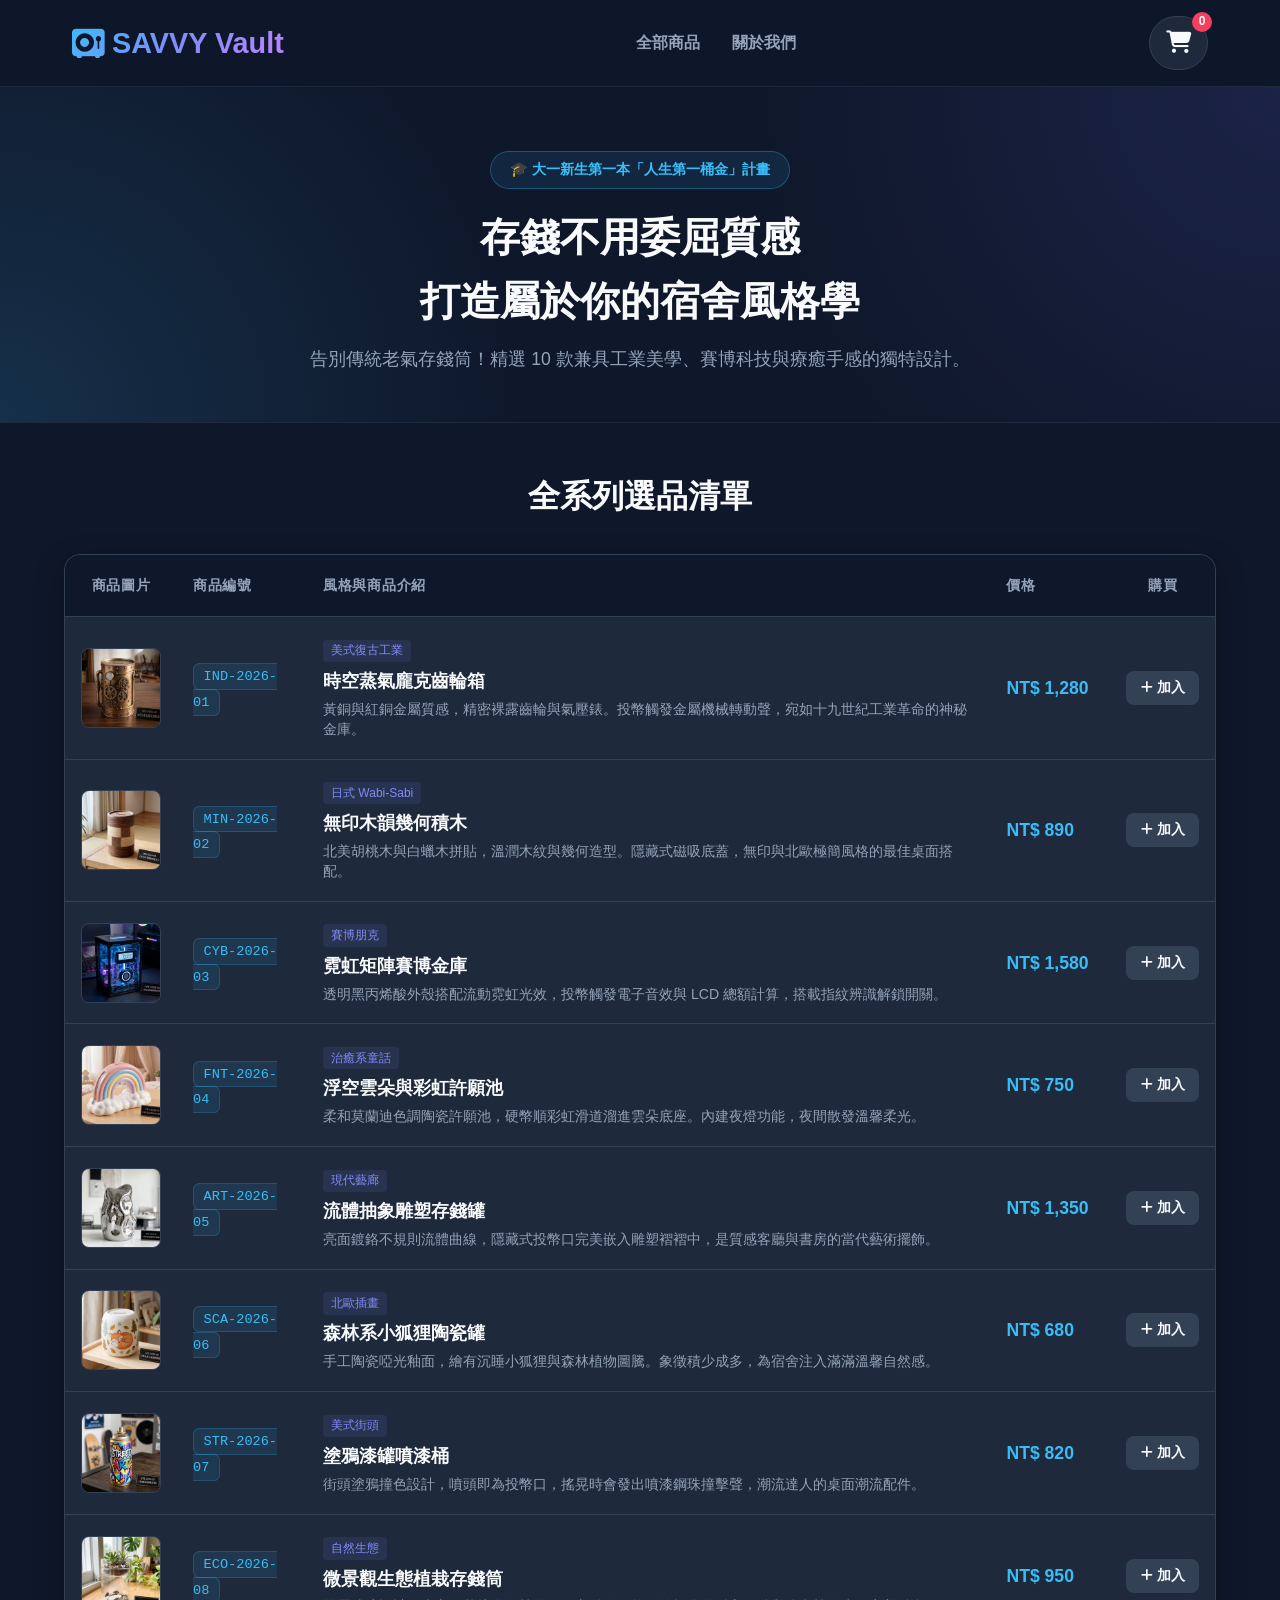
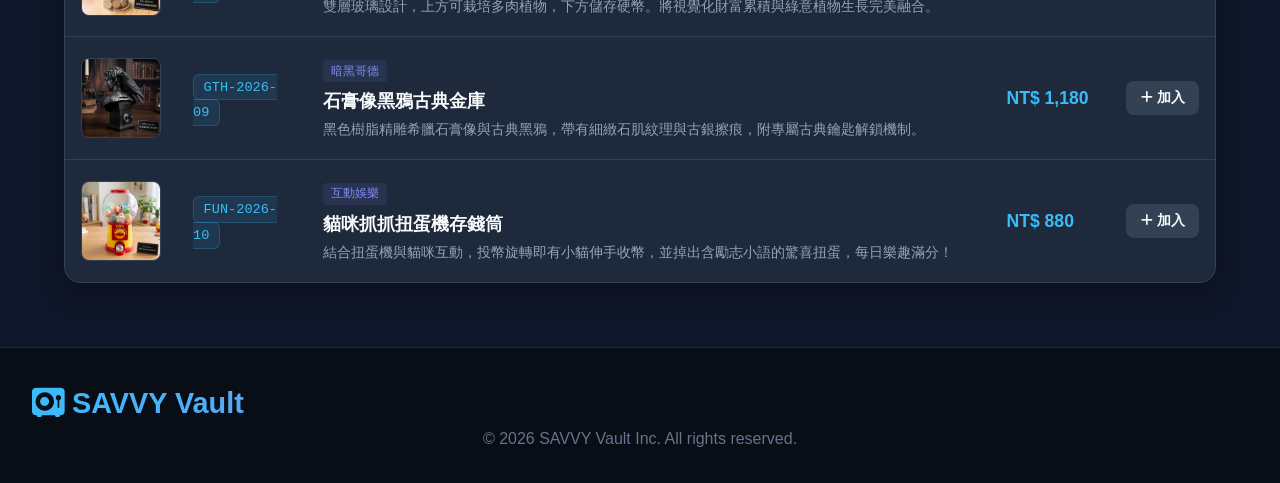
<file: bbcom/index.html>
<!DOCTYPE html>
<html lang="zh-TW">
<head>
    <meta charset="UTF-8">
    <meta name="viewport" content="width=device-width, initial-scale=1.0">
    <title>SAVVY Vault | 大一新生的風格金庫選物所</title>
    <link rel="stylesheet" href="style.css">
    <link rel="stylesheet" href="https://cdnjs.cloudflare.com/ajax/libs/font-awesome/6.4.0/css/all.min.css">
</head>
<body>

    <!-- Header Navigation -->
    <header>
        <div class="nav-container">
            <a href="#" class="logo">
                <i class="fa-solid fa-vault"></i> SAVVY Vault
            </a>
            <ul class="nav-links">
                <li><a href="#products">全部商品</a></li>
                <li><a href="#about">關於我們</a></li>
            </ul>
            <div class="cart-icon">
                <i class="fa-solid fa-cart-shopping"></i>
                <span class="cart-badge">0</span>
            </div>
        </div>
    </header>

    <!-- Hero Section -->
    <section class="hero">
        <div class="hero-content">
            <span class="hero-tag">🎓 大一新生第一本「人生第一桶金」計畫</span>
            <h1>存錢不用委屈質感<br>打造屬於你的宿舍風格學</h1>
            <p>告別傳統老氣存錢筒！精選 10 款兼具工業美學、賽博科技與療癒手感的獨特設計。</p>
        </div>
    </section>

    <!-- Products Table Section -->
    <section class="products-section" id="products">
        <h2 class="section-title">全系列選品清單</h2>
        
        <div class="table-container">
            <table class="product-table">
                <thead>
                    <tr>
                        <th class="col-img">商品圖片</th>
                        <th class="col-code">商品編號</th>
                        <th class="col-info">風格與商品介紹</th>
                        <th class="col-price">價格</th>
                        <th class="col-action">購買</th>
                    </tr>
                </thead>
                <tbody>
                    <!-- Item 01 -->
                    <tr>
                        <td class="col-img">
                            <img src="images/01.jpg" alt="時空蒸氣龐克齒輪箱" class="table-thumb">
                        </td>
                        <td class="col-code">
                            <span class="code-tag">IND-2026-01</span>
                        </td>
                        <td class="col-info">
                            <span class="badge">美式復古工業</span>
                            <h3 class="table-title">時空蒸氣龐克齒輪箱</h3>
                            <p class="table-desc">黃銅與紅銅金屬質感，精密裸露齒輪與氣壓錶。投幣觸發金屬機械轉動聲，宛如十九世紀工業革命的神秘金庫。</p>
                        </td>
                        <td class="col-price">NT$ 1,280</td>
                        <td class="col-action">
                            <button class="add-to-cart-btn"><i class="fa-solid fa-plus"></i> 加入</button>
                        </td>
                    </tr>

                    <!-- Item 02 -->
                    <tr>
                        <td class="col-img">
                            <img src="images/02.jpg" alt="無印木韻幾何積木" class="table-thumb">
                        </td>
                        <td class="col-code">
                            <span class="code-tag">MIN-2026-02</span>
                        </td>
                        <td class="col-info">
                            <span class="badge">日式 Wabi-Sabi</span>
                            <h3 class="table-title">無印木韻幾何積木</h3>
                            <p class="table-desc">北美胡桃木與白蠟木拼貼，溫潤木紋與幾何造型。隱藏式磁吸底蓋，無印與北歐極簡風格的最佳桌面搭配。</p>
                        </td>
                        <td class="col-price">NT$ 890</td>
                        <td class="col-action">
                            <button class="add-to-cart-btn"><i class="fa-solid fa-plus"></i> 加入</button>
                        </td>
                    </tr>

                    <!-- Item 03 -->
                    <tr>
                        <td class="col-img">
                            <img src="images/03.jpg" alt="霓虹矩陣賽博金庫" class="table-thumb">
                        </td>
                        <td class="col-code">
                            <span class="code-tag">CYB-2026-03</span>
                        </td>
                        <td class="col-info">
                            <span class="badge">賽博朋克</span>
                            <h3 class="table-title">霓虹矩陣賽博金庫</h3>
                            <p class="table-desc">透明黑丙烯酸外殼搭配流動霓虹光效，投幣觸發電子音效與 LCD 總額計算，搭載指紋辨識解鎖開關。</p>
                        </td>
                        <td class="col-price">NT$ 1,580</td>
                        <td class="col-action">
                            <button class="add-to-cart-btn"><i class="fa-solid fa-plus"></i> 加入</button>
                        </td>
                    </tr>

                    <!-- Item 04 -->
                    <tr>
                        <td class="col-img">
                            <img src="images/04.jpg" alt="浮空雲朵與彩虹許願池" class="table-thumb">
                        </td>
                        <td class="col-code">
                            <span class="code-tag">FNT-2026-04</span>
                        </td>
                        <td class="col-info">
                            <span class="badge">治癒系童話</span>
                            <h3 class="table-title">浮空雲朵與彩虹許願池</h3>
                            <p class="table-desc">柔和莫蘭迪色調陶瓷許願池，硬幣順彩虹滑道溜進雲朵底座。內建夜燈功能，夜間散發溫馨柔光。</p>
                        </td>
                        <td class="col-price">NT$ 750</td>
                        <td class="col-action">
                            <button class="add-to-cart-btn"><i class="fa-solid fa-plus"></i> 加入</button>
                        </td>
                    </tr>

                    <!-- Item 05 -->
                    <tr>
                        <td class="col-img">
                            <img src="images/05.jpg" alt="流體抽象雕塑存錢罐" class="table-thumb">
                        </td>
                        <td class="col-code">
                            <span class="code-tag">ART-2026-05</span>
                        </td>
                        <td class="col-info">
                            <span class="badge">現代藝廊</span>
                            <h3 class="table-title">流體抽象雕塑存錢罐</h3>
                            <p class="table-desc">亮面鍍鉻不規則流體曲線，隱藏式投幣口完美嵌入雕塑褶褶中，是質感客廳與書房的當代藝術擺飾。</p>
                        </td>
                        <td class="col-price">NT$ 1,350</td>
                        <td class="col-action">
                            <button class="add-to-cart-btn"><i class="fa-solid fa-plus"></i> 加入</button>
                        </td>
                    </tr>

                    <!-- Item 06 -->
                    <tr>
                        <td class="col-img">
                            <img src="images/06.jpg" alt="森林系小狐狸陶瓷罐" class="table-thumb">
                        </td>
                        <td class="col-code">
                            <span class="code-tag">SCA-2026-06</span>
                        </td>
                        <td class="col-info">
                            <span class="badge">北歐插畫</span>
                            <h3 class="table-title">森林系小狐狸陶瓷罐</h3>
                            <p class="table-desc">手工陶瓷啞光釉面，繪有沉睡小狐狸與森林植物圖騰。象徵積少成多，為宿舍注入滿滿溫馨自然感。</p>
                        </td>
                        <td class="col-price">NT$ 680</td>
                        <td class="col-action">
                            <button class="add-to-cart-btn"><i class="fa-solid fa-plus"></i> 加入</button>
                        </td>
                    </tr>

                    <!-- Item 07 -->
                    <tr>
                        <td class="col-img">
                            <img src="images/07.jpg" alt="塗鴉漆罐噴漆桶" class="table-thumb">
                        </td>
                        <td class="col-code">
                            <span class="code-tag">STR-2026-07</span>
                        </td>
                        <td class="col-info">
                            <span class="badge">美式街頭</span>
                            <h3 class="table-title">塗鴉漆罐噴漆桶</h3>
                            <p class="table-desc">街頭塗鴉撞色設計，噴頭即為投幣口，搖晃時會發出噴漆鋼珠撞擊聲，潮流達人的桌面潮流配件。</p>
                        </td>
                        <td class="col-price">NT$ 820</td>
                        <td class="col-action">
                            <button class="add-to-cart-btn"><i class="fa-solid fa-plus"></i> 加入</button>
                        </td>
                    </tr>

                    <!-- Item 08 -->
                    <tr>
                        <td class="col-img">
                            <img src="images/08.jpg" alt="微景觀生態植栽存錢筒" class="table-thumb">
                        </td>
                        <td class="col-code">
                            <span class="code-tag">ECO-2026-08</span>
                        </td>
                        <td class="col-info">
                            <span class="badge">自然生態</span>
                            <h3 class="table-title">微景觀生態植栽存錢筒</h3>
                            <p class="table-desc">雙層玻璃設計，上方可栽培多肉植物，下方儲存硬幣。將視覺化財富累積與綠意植物生長完美融合。</p>
                        </td>
                        <td class="col-price">NT$ 950</td>
                        <td class="col-action">
                            <button class="add-to-cart-btn"><i class="fa-solid fa-plus"></i> 加入</button>
                        </td>
                    </tr>

                    <!-- Item 09 -->
                    <tr>
                        <td class="col-img">
                            <img src="images/09.jpg" alt="石膏像黑鴉古典金庫" class="table-thumb">
                        </td>
                        <td class="col-code">
                            <span class="code-tag">GTH-2026-09</span>
                        </td>
                        <td class="col-info">
                            <span class="badge">暗黑哥德</span>
                            <h3 class="table-title">石膏像黑鴉古典金庫</h3>
                            <p class="table-desc">黑色樹脂精雕希臘石膏像與古典黑鴉，帶有細緻石肌紋理與古銀擦痕，附專屬古典鑰匙解鎖機制。</p>
                        </td>
                        <td class="col-price">NT$ 1,180</td>
                        <td class="col-action">
                            <button class="add-to-cart-btn"><i class="fa-solid fa-plus"></i> 加入</button>
                        </td>
                    </tr>

                    <!-- Item 10 -->
                    <tr>
                        <td class="col-img">
                            <img src="images/10.jpg" alt="貓咪抓抓扭蛋機存錢筒" class="table-thumb">
                        </td>
                        <td class="col-code">
                            <span class="code-tag">FUN-2026-10</span>
                        </td>
                        <td class="col-info">
                            <span class="badge">互動娛樂</span>
                            <h3 class="table-title">貓咪抓抓扭蛋機存錢筒</h3>
                            <p class="table-desc">結合扭蛋機與貓咪互動，投幣旋轉即有小貓伸手收幣，並掉出含勵志小語的驚喜扭蛋，每日樂趣滿分！</p>
                        </td>
                        <td class="col-price">NT$ 880</td>
                        <td class="col-action">
                            <button class="add-to-cart-btn"><i class="fa-solid fa-plus"></i> 加入</button>
                        </td>
                    </tr>

                </tbody>
            </table>
        </div>
    </section>

    <!-- Footer -->
    <footer>
        <div class="footer-content">
            <div class="logo">
                <i class="fa-solid fa-vault"></i> SAVVY Vault
            </div>
            <p>&copy; 2026 SAVVY Vault Inc. All rights reserved.</p>
        </div>
    </footer>

</body>
</html>
</file>
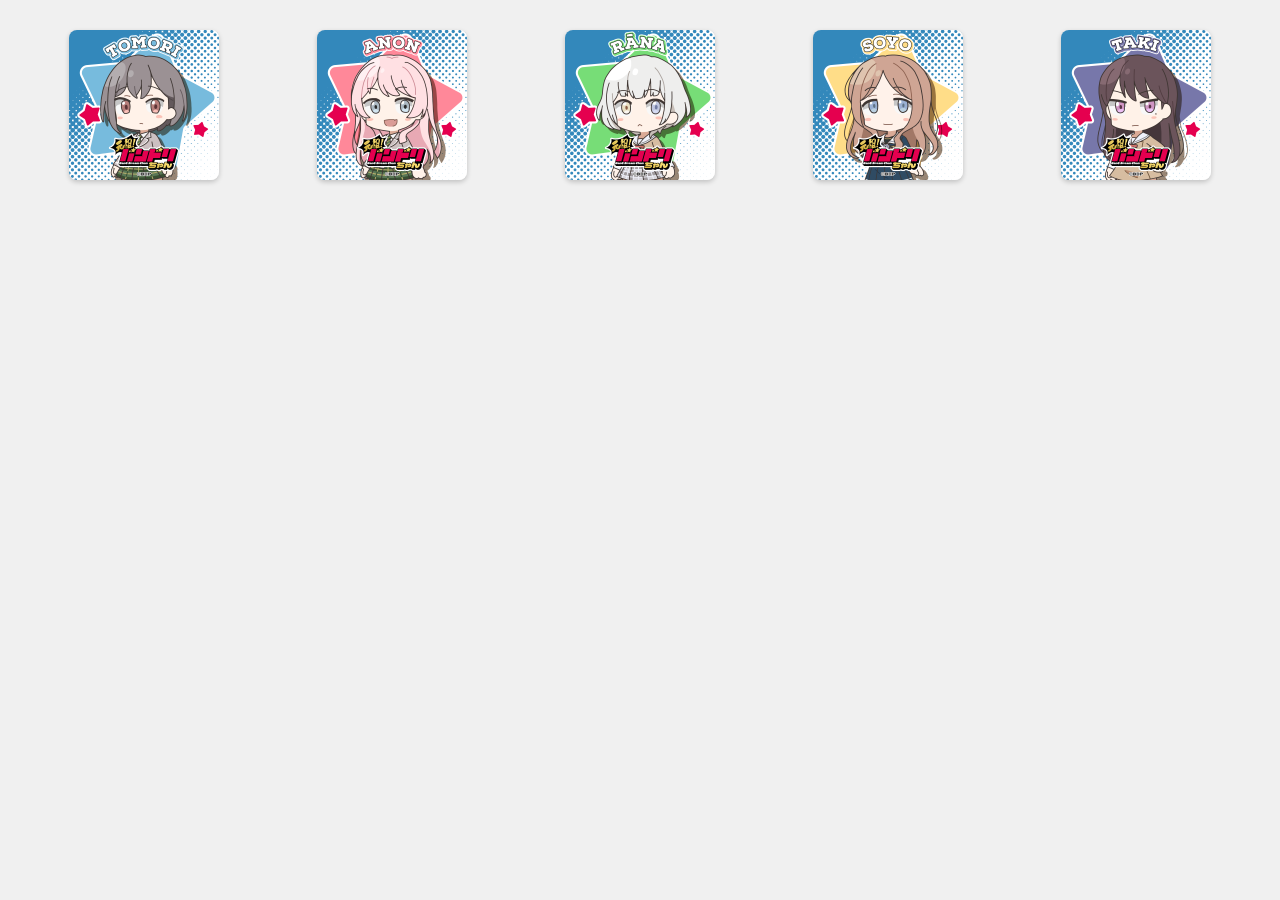
<file: U1558007.html>
<!DOCTYPE html>
<html lang="zh-Hant">
<head>
    <meta charset="UTF-8">
    <meta name="viewport" content="width=device-width, initial-scale=1.0">
    <title>圖片展示網頁</title>
    <link rel="stylesheet" href="U1558007.css">
</head>
<body>
    <div class="gallery">
        <a href="https://zh.moegirl.org.cn/%E9%AB%98%E6%9D%BE%E7%81%AF" target="_blank">
            <img src="1.png" alt="Image 1">
        </a>
        <a href="https://zh.moegirl.org.cn/%E5%8D%83%E6%97%A9%E7%88%B1%E9%9F%B3" target="_blank">
            <img src="2.png" alt="Image 2">
        </a>
        <a href="https://zh.moegirl.org.cn/%E8%A6%81%E4%B9%90%E5%A5%88" target="_blank">
            <img src="3.png" alt="Image 3">
        </a>
        <a href="https://www.nuu.edu.tw/" target="_blank">
            <img src="4.png" alt="Image 4">
        </a>
        <a href="https://nss.nuu.edu.tw/" target="_blank">
            <img src="5.png" alt="Image 5">
        </a>
    </div>
</body>
</html>
</file>
<file: bbcom/style.css>
/* Global Styles & Reset */
* {
    box-sizing: border-box;
    margin: 0;
    padding: 0;
}

body {
    font-family: 'Segoe UI', Tahoma, Geneva, Verdana, sans-serif, "Microsoft JhengHei";
    background-color: #0f172a;
    color: #f8fafc;
    line-height: 1.6;
}

a {
    text-decoration: none;
    color: inherit;
}

/* Header & Navigation */
header {
    background: rgba(15, 23, 42, 0.9);
    backdrop-filter: blur(12px);
    position: sticky;
    top: 0;
    z-index: 1000;
    border-bottom: 1px solid #1e293b;
}

.nav-container {
    max-width: 1200px;
    margin: 0 auto;
    padding: 1rem 2rem;
    display: flex;
    justify-content: space-between;
    align-items: center;
}

.logo {
    font-size: 1.8rem;
    font-weight: 800;
    background: linear-gradient(135deg, #38bdf8, #818cf8, #c084fc);
    -webkit-background-clip: text;
    -webkit-text-fill-color: transparent;
    display: flex;
    align-items: center;
    gap: 0.5rem;
}

.nav-links {
    display: flex;
    gap: 2rem;
    list-style: none;
}

.nav-links a {
    font-weight: 600;
    color: #94a3b8;
    transition: color 0.3s;
}

.nav-links a:hover {
    color: #38bdf8;
}

.cart-icon {
    position: relative;
    font-size: 1.4rem;
    cursor: pointer;
    background: #1e293b;
    padding: 0.5rem 1rem;
    border-radius: 9999px;
    border: 1px solid #334155;
    transition: all 0.3s;
}

.cart-badge {
    position: absolute;
    top: -5px;
    right: -5px;
    background: #f43f5e;
    color: white;
    font-size: 0.75rem;
    font-weight: bold;
    width: 20px;
    height: 20px;
    border-radius: 50%;
    display: flex;
    justify-content: center;
    align-items: center;
}

/* Hero Section */
.hero {
    background: radial-gradient(circle at top right, rgba(99, 102, 241, 0.15), transparent 40%),
                radial-gradient(circle at bottom left, rgba(56, 189, 248, 0.15), transparent 40%);
    padding: 4rem 2rem 3rem;
    text-align: center;
    border-bottom: 1px solid #1e293b;
}

.hero-tag {
    display: inline-block;
    padding: 0.4rem 1.2rem;
    background: rgba(56, 189, 248, 0.1);
    color: #38bdf8;
    border: 1px solid rgba(56, 189, 248, 0.3);
    border-radius: 9999px;
    font-size: 0.9rem;
    font-weight: 600;
    margin-bottom: 1rem;
}

.hero h1 {
    font-size: 2.5rem;
    font-weight: 800;
    margin-bottom: 0.8rem;
}

.hero p {
    color: #94a3b8;
    font-size: 1.1rem;
}

/* Products Section & Table */
.products-section {
    max-width: 1200px;
    margin: 3rem auto;
    padding: 0 1.5rem;
}

.section-title {
    text-align: center;
    font-size: 2rem;
    margin-bottom: 2rem;
}

/* 表格容器與本體 */
.table-container {
    width: 100%;
    overflow-x: auto; /* 防止小螢幕爆版 */
    background: #1e293b;
    border-radius: 1rem;
    border: 1px solid #334155;
    box-shadow: 0 10px 30px rgba(0, 0, 0, 0.3);
}

.product-table {
    width: 100%;
    border-collapse: collapse;
    text-align: left;
}

.product-table th, 
.product-table td {
    padding: 1.2rem 1rem;
    border-bottom: 1px solid #334155;
    vertical-align: middle;
}

.product-table th {
    background: #0f172a;
    color: #94a3b8;
    font-size: 0.9rem;
    font-weight: 700;
    letter-spacing: 0.05em;
}

.product-table tbody tr:last-child td {
    border-bottom: none;
}

.product-table tbody tr {
    transition: background-color 0.2s;
}

.product-table tbody tr:hover {
    background-color: rgba(56, 189, 248, 0.05);
}

/* 欄位寬度與圖片限制 */
.col-img { width: 100px; text-align: center; }
.col-code { width: 130px; }
.col-price { width: 120px; font-weight: 800; color: #38bdf8; font-size: 1.1rem; }
.col-action { width: 100px; text-align: center; }

/* 【重點】小圖尺寸控制 */
.table-thumb {
    width: 80px;
    height: 80px;
    object-fit: cover;
    border-radius: 0.5rem;
    border: 1px solid #334155;
    display: block;
    margin: 0 auto;
}

/* 編號標籤 */
.code-tag {
    font-family: monospace;
    font-size: 0.85rem;
    color: #38bdf8;
    background: rgba(56, 189, 248, 0.1);
    padding: 0.3rem 0.6rem;
    border-radius: 0.4rem;
    border: 1px solid rgba(56, 189, 248, 0.2);
}

/* 風格標籤與文字說明 */
.badge {
    display: inline-block;
    font-size: 0.75rem;
    color: #818cf8;
    background: rgba(129, 140, 248, 0.1);
    padding: 0.1rem 0.5rem;
    border-radius: 4px;
    margin-bottom: 0.3rem;
}

.table-title {
    font-size: 1.1rem;
    font-weight: 700;
    color: #f8fafc;
    margin-bottom: 0.3rem;
}

.table-desc {
    font-size: 0.88rem;
    color: #94a3b8;
    line-height: 1.4;
}

/* 按鈕 */
.add-to-cart-btn {
    background: #334155;
    color: #f8fafc;
    border: none;
    padding: 0.5rem 0.9rem;
    border-radius: 0.5rem;
    font-size: 0.85rem;
    font-weight: 600;
    cursor: pointer;
    transition: all 0.2s;
    white-space: nowrap;
}

.add-to-cart-btn:hover {
    background: #38bdf8;
    color: #0f172a;
}

/* Footer */
footer {
    background: #090d16;
    border-top: 1px solid #1e293b;
    padding: 2rem;
    margin-top: 4rem;
    color: #64748b;
    text-align: center;
}
</file>
<file: U1558007.css>
body {
    font-family: Arial, sans-serif;
    background-color: #f0f0f0;
    margin: 0;
    padding: 20px;
}

.gallery {
    display: flex;
    justify-content: space-around;
    flex-wrap: wrap;
}

.gallery a {
    display: inline-block;
    margin: 10px;
    transition: transform 0.3s;
}

.gallery img {
    width: 150px;
    height: 150px;
    border-radius: 8px;
    box-shadow: 0 2px 5px rgba(0, 0, 0, 0.2);
}

.gallery a:hover {
    transform: scale(1.1);
}
</file>
